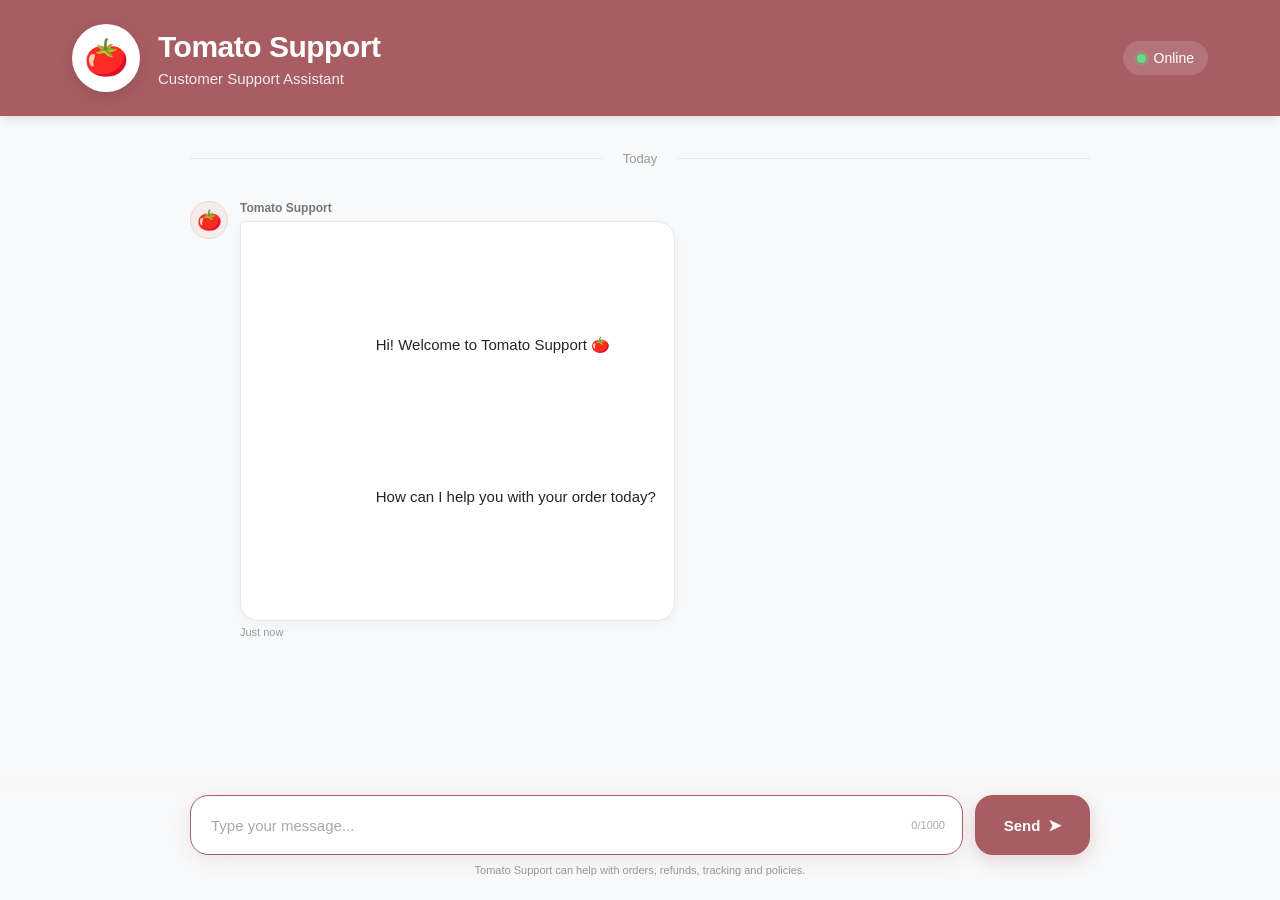
<file: src/main/resources/static/index.html>
<!DOCTYPE html>
<html lang="en">

<head>

    <meta charset="UTF-8">

    <meta
            name="viewport"
            content="width=device-width, initial-scale=1.0"
    >

    <meta
            name="description"
            content="Tomato Support - AI powered customer support"
    >

    <title>Tomato Support</title>

    <link
            rel="stylesheet"
            href="style.css"
    >

</head>


<body>

<div class="app">


    <!-- =================================================
         HEADER
    ================================================== -->

    <header class="header">

        <div class="header-content">

            <div class="brand">

                <div
                        class="logo"
                        aria-hidden="true"
                >
                    🍅
                </div>

                <div class="brand-text">

                    <h1>
                        Tomato Support
                    </h1>

                    <p>
                        Customer Support Assistant
                    </p>

                </div>

            </div>


            <div
                    class="status"
                    aria-label="Tomato Support is online"
            >

                <span
                        class="status-dot"
                        aria-hidden="true"
                ></span>

                <span>
                    Online
                </span>

            </div>

        </div>

    </header>



    <!-- =================================================
         CHAT AREA
    ================================================== -->

    <main
            class="chat-container"
            aria-label="Tomato Support conversation"
    >

        <div class="chat-content">


            <!-- ================= DATE ================= -->

            <div class="date-divider">
                <span>
                    Today
                </span>
            </div>



            <!-- ================= WELCOME MESSAGE ================= -->

            <div class="message-row bot-row">

                <div
                        class="avatar bot-avatar"
                        aria-hidden="true"
                >
                    🍅
                </div>


                <div class="message-wrapper">

                    <div class="sender-name">
                        Tomato Support
                    </div>


                    <div class="message bot-message">

                        <p>
                            Hi! Welcome to Tomato Support 🍅
                        </p>

                        <p>
                            How can I help you with your order today?
                        </p>

                    </div>


                    <div class="message-time">
                        Just now
                    </div>

                </div>

            </div>



            <!-- =================================================
                 DYNAMIC CHAT MESSAGES

                 JavaScript will append:
                 - User messages
                 - Typing indicator
                 - Streaming AI response
            ================================================== -->

            <div
                    id="chatMessages"
                    aria-live="polite"
                    aria-atomic="false"
            ></div>


        </div>

    </main>



    <!-- =================================================
         INPUT AREA
    ================================================== -->

    <footer class="input-section">

        <div class="input-container">


            <form
                    id="chatForm"
                    class="chat-form"
                    autocomplete="off"
            >

                <div class="input-wrapper">

                    <input
                            id="messageInput"
                            type="text"
                            placeholder="Type your message..."
                            autocomplete="off"
                            maxlength="1000"
                            aria-label="Type your message"
                            required
                    >


                    <span
                            id="characterCount"
                            class="character-count"
                            aria-live="polite"
                    >
                        0/1000
                    </span>

                </div>


                <button
                        id="sendButton"
                        type="submit"
                        class="send-button"
                        aria-label="Send message"
                >

                    <span class="send-text">
                        Send
                    </span>

                    <span
                            class="send-icon"
                            aria-hidden="true"
                    >
                        ➤
                    </span>

                </button>

            </form>


            <div class="input-hint">

                Tomato Support can help with
                orders, refunds, tracking and policies.

            </div>

        </div>

    </footer>



    <!-- =================================================
         TOAST NOTIFICATION
    ================================================== -->

    <div
            id="toast"
            class="toast"
            role="alert"
            aria-live="assertive"
    ></div>


</div>



<!-- =================================================
     JAVASCRIPT
================================================== -->

<script src="script.js"></script>


</body>

</html>
</file>
<file: src/main/resources/static/style.css>
/* =====================================================
   RESET
===================================================== */

* {
    margin: 0;
    padding: 0;
    box-sizing: border-box;
}


/* =====================================================
   ROOT
===================================================== */

:root {

    --primary: #a85d63;
    --primary-dark: #8f4d53;
    --primary-light: #f7ebec;

    --background: #f8f9fa;
    --white: #ffffff;

    --text: #252525;
    --text-light: #777777;
    --text-muted: #999999;

    --border: #e7e7e7;

    --user-message: #a85d63;
    --bot-message: #ffffff;

    --success: #32b768;

    --shadow:
            0 8px 30px rgba(0, 0, 0, 0.08);
}


/* =====================================================
   BODY
===================================================== */

body {

    font-family:
            -apple-system,
            BlinkMacSystemFont,
            "Segoe UI",
            Roboto,
            Helvetica,
            Arial,
            sans-serif;

    background: var(--background);

    color: var(--text);

    min-height: 100vh;

    overflow: hidden;
}


/* =====================================================
   APP
===================================================== */

.app {

    width: 100%;

    height: 100vh;

    display: flex;

    flex-direction: column;

    background: var(--background);
}


/* =====================================================
   HEADER
===================================================== */

.header {

    flex-shrink: 0;

    background: var(--primary);

    color: white;

    box-shadow:
            0 2px 12px rgba(0, 0, 0, 0.12);

    z-index: 10;
}


.header-content {

    width: 100%;

    max-width: 1200px;

    margin: auto;

    padding: 24px 32px;

    display: flex;

    align-items: center;

    justify-content: space-between;
}


/* =====================================================
   BRAND
===================================================== */

.brand {

    display: flex;

    align-items: center;

    gap: 18px;
}


.logo {

    width: 68px;

    height: 68px;

    border-radius: 50%;

    background: white;

    display: flex;

    align-items: center;

    justify-content: center;

    font-size: 36px;

    box-shadow:
            0 4px 15px rgba(0, 0, 0, 0.12);
}


.brand-text h1 {

    font-size: 30px;

    font-weight: 700;

    line-height: 1.2;

    letter-spacing: -0.5px;
}


.brand-text p {

    margin-top: 5px;

    font-size: 15px;

    opacity: 0.88;
}


/* =====================================================
   ONLINE STATUS
===================================================== */

.status {

    display: flex;

    align-items: center;

    gap: 8px;

    padding: 9px 14px;

    border-radius: 30px;

    background: rgba(255, 255, 255, 0.14);

    font-size: 14px;

    font-weight: 500;
}


.status-dot {

    width: 9px;

    height: 9px;

    border-radius: 50%;

    background: #58e18b;

    box-shadow:
            0 0 0 3px rgba(88, 225, 139, 0.18);
}


/* =====================================================
   CHAT CONTAINER
===================================================== */

.chat-container {

    flex: 1;

    overflow-y: auto;

    scroll-behavior: smooth;

    padding: 30px 20px 180px;
}


/* Scrollbar */

.chat-container::-webkit-scrollbar {

    width: 7px;
}


.chat-container::-webkit-scrollbar-track {

    background: transparent;
}


.chat-container::-webkit-scrollbar-thumb {

    background: #d3d3d3;

    border-radius: 20px;
}


.chat-content {

    max-width: 900px;

    margin: 0 auto;
}


/* =====================================================
   DATE DIVIDER
===================================================== */

.date-divider {

    display: flex;

    align-items: center;

    gap: 15px;

    margin: 5px 0 35px;

    color: var(--text-muted);

    font-size: 13px;

    font-weight: 500;
}


.date-divider::before,
.date-divider::after {

    content: "";

    flex: 1;

    height: 1px;

    background: var(--border);
}


.date-divider span {

    padding: 0 5px;
}


/* =====================================================
   MESSAGE ROW
===================================================== */

.message-row {

    display: flex;

    gap: 12px;

    margin-bottom: 25px;

    animation:
            messageAppear 0.25s ease;
}


@keyframes messageAppear {

    from {

        opacity: 0;

        transform:
                translateY(8px);
    }

    to {

        opacity: 1;

        transform:
                translateY(0);
    }
}


/* =====================================================
   AVATAR
===================================================== */

.avatar {

    width: 38px;

    height: 38px;

    flex-shrink: 0;

    border-radius: 50%;

    display: flex;

    align-items: center;

    justify-content: center;

    font-size: 20px;
}


.bot-avatar {

    background: var(--primary-light);

    border: 1px solid #edd6d8;
}


/* User avatar */

.user-avatar {

    background: var(--primary);

    color: white;

    font-size: 15px;

    font-weight: 700;
}


/* =====================================================
   MESSAGE WRAPPER
===================================================== */

.message-wrapper {

    max-width: min(680px, 75%);
}


.sender-name {

    font-size: 12px;

    color: var(--text-light);

    margin-bottom: 6px;

    font-weight: 600;
}


/* =====================================================
   MESSAGE
===================================================== */

.message {

    padding: 15px 18px;

    border-radius: 18px;

    font-size: 15px;

    line-height: 1.6;

    word-wrap: break-word;

    white-space: pre-wrap;
}


.message p + p {

    margin-top: 8px;
}


/* Bot */

.bot-message {

    background: var(--bot-message);

    border: 1px solid var(--border);

    border-top-left-radius: 5px;

    box-shadow:
            0 3px 12px rgba(0, 0, 0, 0.035);
}


/* User */

.user-row {

    flex-direction: row-reverse;
}


.user-row .message-wrapper {

    display: flex;

    flex-direction: column;

    align-items: flex-end;
}


.user-row .sender-name {

    display: none;
}


.user-message {

    background: var(--user-message);

    color: white;

    border-top-right-radius: 5px;

    box-shadow:
            0 4px 14px rgba(168, 93, 99, 0.18);
}


.message-time {

    margin-top: 5px;

    font-size: 11px;

    color: var(--text-muted);
}


/* =====================================================
   TYPING INDICATOR
===================================================== */

.typing-message {

    display: flex;

    align-items: center;

    gap: 5px;

    min-height: 48px;
}


.typing-dot {

    width: 7px;

    height: 7px;

    background: #999;

    border-radius: 50%;

    animation: typing 1.2s infinite;
}


.typing-dot:nth-child(2) {

    animation-delay: 0.15s;
}


.typing-dot:nth-child(3) {

    animation-delay: 0.3s;
}


@keyframes typing {

    0%,
    60%,
    100% {

        transform: translateY(0);

        opacity: 0.45;
    }

    30% {

        transform: translateY(-4px);

        opacity: 1;
    }
}


/* =====================================================
   INPUT SECTION
===================================================== */

.input-section {

    position: fixed;

    left: 0;

    right: 0;

    bottom: 0;

    background:
            linear-gradient(
                    to top,
                    var(--background) 80%,
                    transparent
            );

    padding: 20px 20px 24px;

    z-index: 20;
}


.input-container {

    max-width: 900px;

    margin: auto;
}


/* =====================================================
   CHAT FORM
===================================================== */

.chat-form {

    display: flex;

    gap: 12px;

    align-items: center;
}


/* =====================================================
   INPUT
===================================================== */

.input-wrapper {

    position: relative;

    flex: 1;
}


.input-wrapper input {

    width: 100%;

    height: 60px;

    padding:
            0 85px 0 20px;

    border-radius: 18px;

    border: 1px solid var(--border);

    outline: none;

    background: white;

    font-size: 15px;

    color: var(--text);

    box-shadow:
            0 4px 20px rgba(0, 0, 0, 0.06);

    transition:
            border-color 0.2s,
            box-shadow 0.2s;
}


.input-wrapper input::placeholder {

    color: #aaa;
}


.input-wrapper input:focus {

    border-color: var(--primary);

    box-shadow:
            0 4px 20px rgba(168, 93, 99, 0.12);
}


.character-count {

    position: absolute;

    right: 18px;

    top: 50%;

    transform:
            translateY(-50%);

    color: #aaa;

    font-size: 11px;
}


/* =====================================================
   SEND BUTTON
===================================================== */

.send-button {

    height: 60px;

    min-width: 115px;

    padding: 0 24px;

    border: none;

    border-radius: 18px;

    background: var(--primary);

    color: white;

    font-size: 15px;

    font-weight: 600;

    cursor: pointer;

    display: flex;

    align-items: center;

    justify-content: center;

    gap: 8px;

    box-shadow:
            0 5px 18px rgba(168, 93, 99, 0.25);

    transition:
            background 0.2s,
            transform 0.15s,
            box-shadow 0.2s;
}


.send-button:hover {

    background: var(--primary-dark);

    box-shadow:
            0 7px 22px rgba(168, 93, 99, 0.32);
}


.send-button:active {

    transform:
            scale(0.97);
}


.send-button:disabled {

    opacity: 0.55;

    cursor: not-allowed;

    box-shadow: none;
}


.send-icon {

    font-size: 16px;
}


/* =====================================================
   INPUT HINT
===================================================== */

.input-hint {

    text-align: center;

    margin-top: 9px;

    font-size: 11px;

    color: #999;
}


/* =====================================================
   TOAST
===================================================== */

.toast {

    position: fixed;

    left: 50%;

    bottom: 110px;

    transform:
            translate(-50%, 20px);

    background: #222;

    color: white;

    padding: 11px 18px;

    border-radius: 10px;

    font-size: 13px;

    opacity: 0;

    pointer-events: none;

    transition:
            opacity 0.25s,
            transform 0.25s;

    z-index: 100;
}


.toast.show {

    opacity: 1;

    transform:
            translate(-50%, 0);
}


/* =====================================================
   TABLET
===================================================== */

@media (max-width: 768px) {

    .header-content {

        padding:
                18px 20px;
    }


    .logo {

        width: 55px;

        height: 55px;

        font-size: 29px;
    }


    .brand {

        gap: 13px;
    }


    .brand-text h1 {

        font-size: 23px;
    }


    .brand-text p {

        font-size: 13px;
    }


    .status {

        padding: 7px 10px;

        font-size: 12px;
    }


    .chat-container {

        padding:
                25px 15px 165px;
    }


    .message-wrapper {

        max-width: 82%;
    }


    .message {

        font-size: 14px;
    }


    .input-section {

        padding:
                15px 15px 18px;
    }


    .input-hint {

        display: none;
    }

}


/* =====================================================
   MOBILE
===================================================== */

@media (max-width: 550px) {

    .header-content {

        padding:
                14px 15px;
    }


    .logo {

        width: 48px;

        height: 48px;

        font-size: 25px;
    }


    .brand {

        gap: 10px;
    }


    .brand-text h1 {

        font-size: 19px;
    }


    .brand-text p {

        font-size: 11px;

        margin-top: 2px;
    }


    .status {

        background: transparent;

        padding: 0;
    }


    .status span:last-child {

        display: none;
    }


    .chat-container {

        padding:
                20px 12px 135px;
    }


    .date-divider {

        margin-bottom: 25px;
    }


    .message-row {

        gap: 8px;

        margin-bottom: 18px;
    }


    .avatar {

        width: 32px;

        height: 32px;

        font-size: 16px;
    }


    .message-wrapper {

        max-width: 82%;
    }


    .message {

        padding:
                12px 14px;

        font-size: 14px;

        line-height: 1.5;

        border-radius: 15px;
    }


    .message-time {

        font-size: 10px;
    }


    .input-section {

        padding:
                10px 10px 12px;
    }


    .chat-form {

        gap: 8px;
    }


    .input-wrapper input {

        height: 52px;

        border-radius: 15px;

        padding:
                0 55px 0 15px;

        font-size: 14px;
    }


    .character-count {

        right: 12px;

        font-size: 9px;
    }


    .send-button {

        height: 52px;

        min-width: 52px;

        width: 52px;

        padding: 0;

        border-radius: 15px;
    }


    .send-text {

        display: none;
    }


    .send-icon {

        font-size: 17px;
    }

}


/* =====================================================
   VERY SMALL PHONES
===================================================== */

@media (max-width: 360px) {

    .brand-text h1 {

        font-size: 17px;
    }


    .brand-text p {

        display: none;
    }


    .message-wrapper {

        max-width: 86%;
    }

}
</file>
